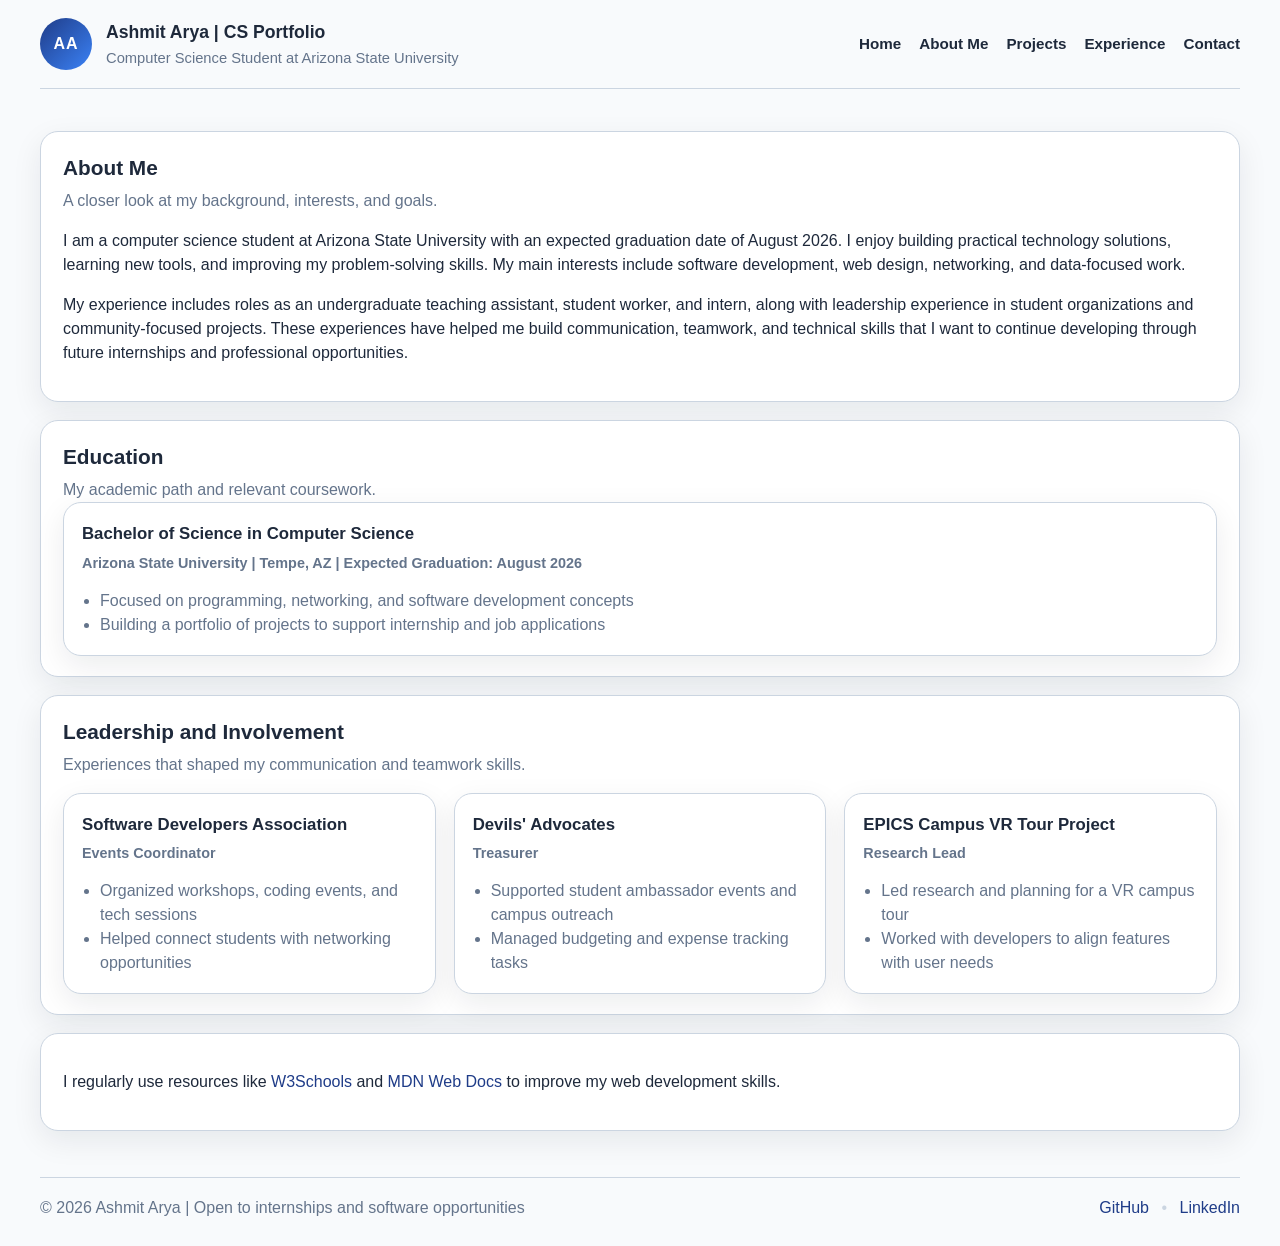
<file: about.html>
<!DOCTYPE html>
<html lang="en">
<head>
  <meta charset="UTF-8">
  <meta name="viewport" content="width=device-width, initial-scale=1.0">
  <meta name="description" content="About Ashmit Arya, computer science student and portfolio website.">
  <meta name="keywords" content="about, computer science, portfolio, education, Ashmit Arya">
  <title>About Me | Ashmit Arya</title>
  <link rel="stylesheet" href="styles.css">
  <script async src="https://www.googletagmanager.com/gtag/js?id=G-DJSPHD586D"></script>
  <script>
    window.dataLayer = window.dataLayer || [];
    function gtag(){dataLayer.push(arguments);}
    gtag('js', new Date());
    gtag('config', 'G-DJSPHD586D');
  </script>
</head>
<body>
  <header class="site-header">
    <div class="brand">
      <div class="logo">AA</div>
      <div>
        <h1>Ashmit Arya | CS Portfolio</h1>
        <p>Computer Science Student at Arizona State University</p>
      </div>
    </div>

    <nav class="site-nav" aria-label="Main navigation">
      <a href="index.html">Home</a>
      <a href="about.html">About Me</a>
      <a href="projects.html">Projects</a>
      <a href="index.html#experience">Experience</a>
      <a href="index.html#contact">Contact</a>
    </nav>
  </header>

  <main class="page">
    <section class="info-section">
      <div class="section-title">
        <h3>About Me</h3>
        <p>A closer look at my background, interests, and goals.</p>
      </div>

      <p>
        I am a computer science student at Arizona State University with an expected graduation date of August 2026.
        I enjoy building practical technology solutions, learning new tools, and improving my problem-solving skills.
        My main interests include software development, web design, networking, and data-focused work.
      </p>

      <p>
        My experience includes roles as an undergraduate teaching assistant, student worker, and intern, along with leadership
        experience in student organizations and community-focused projects. These experiences have helped me build communication,
        teamwork, and technical skills that I want to continue developing through future internships and professional opportunities.
      </p>
    </section>

    <section class="info-section">
      <div class="section-title">
        <h3>Education</h3>
        <p>My academic path and relevant coursework.</p>
      </div>

      <div class="mini-card">
        <h4>Bachelor of Science in Computer Science</h4>
        <p class="date">Arizona State University | Tempe, AZ | Expected Graduation: August 2026</p>
        <ul>
          <li>Focused on programming, networking, and software development concepts</li>
          <li>Building a portfolio of projects to support internship and job applications</li>
        </ul>
      </div>
    </section>

    <section class="info-section">
      <div class="section-title">
        <h3>Leadership and Involvement</h3>
        <p>Experiences that shaped my communication and teamwork skills.</p>
      </div>

      <div class="experience-grid">
        <article class="mini-card">
          <h4>Software Developers Association</h4>
          <p class="date">Events Coordinator</p>
          <ul>
            <li>Organized workshops, coding events, and tech sessions</li>
            <li>Helped connect students with networking opportunities</li>
          </ul>
        </article>

        <article class="mini-card">
          <h4>Devils' Advocates</h4>
          <p class="date">Treasurer</p>
          <ul>
            <li>Supported student ambassador events and campus outreach</li>
            <li>Managed budgeting and expense tracking tasks</li>
          </ul>
        </article>

        <article class="mini-card">
          <h4>EPICS Campus VR Tour Project</h4>
          <p class="date">Research Lead</p>
          <ul>
            <li>Led research and planning for a VR campus tour</li>
            <li>Worked with developers to align features with user needs</li>
          </ul>
        </article>
      </div>
    </section>

    <section class="info-section">
      <p>
        I regularly use resources like 
        <a href="https://www.w3schools.com" target="_blank">W3Schools</a> 
        and 
        <a href="https://developer.mozilla.org" target="_blank">MDN Web Docs</a> 
        to improve my web development skills.
      </p>
    </section>

  </main>

  <footer class="site-footer">
    <p>© 2026 Ashmit Arya | Open to internships and software opportunities</p>
    <p>
      <a href="https://github.com/Aarya80" target="_blank" rel="noopener noreferrer">GitHub</a>
      <span>•</span>
      <a href="https://www.linkedin.com/in/ashmit-arya" target="_blank" rel="noopener noreferrer">LinkedIn</a>
    </p>
  </footer>
</body>
</html>
</file>
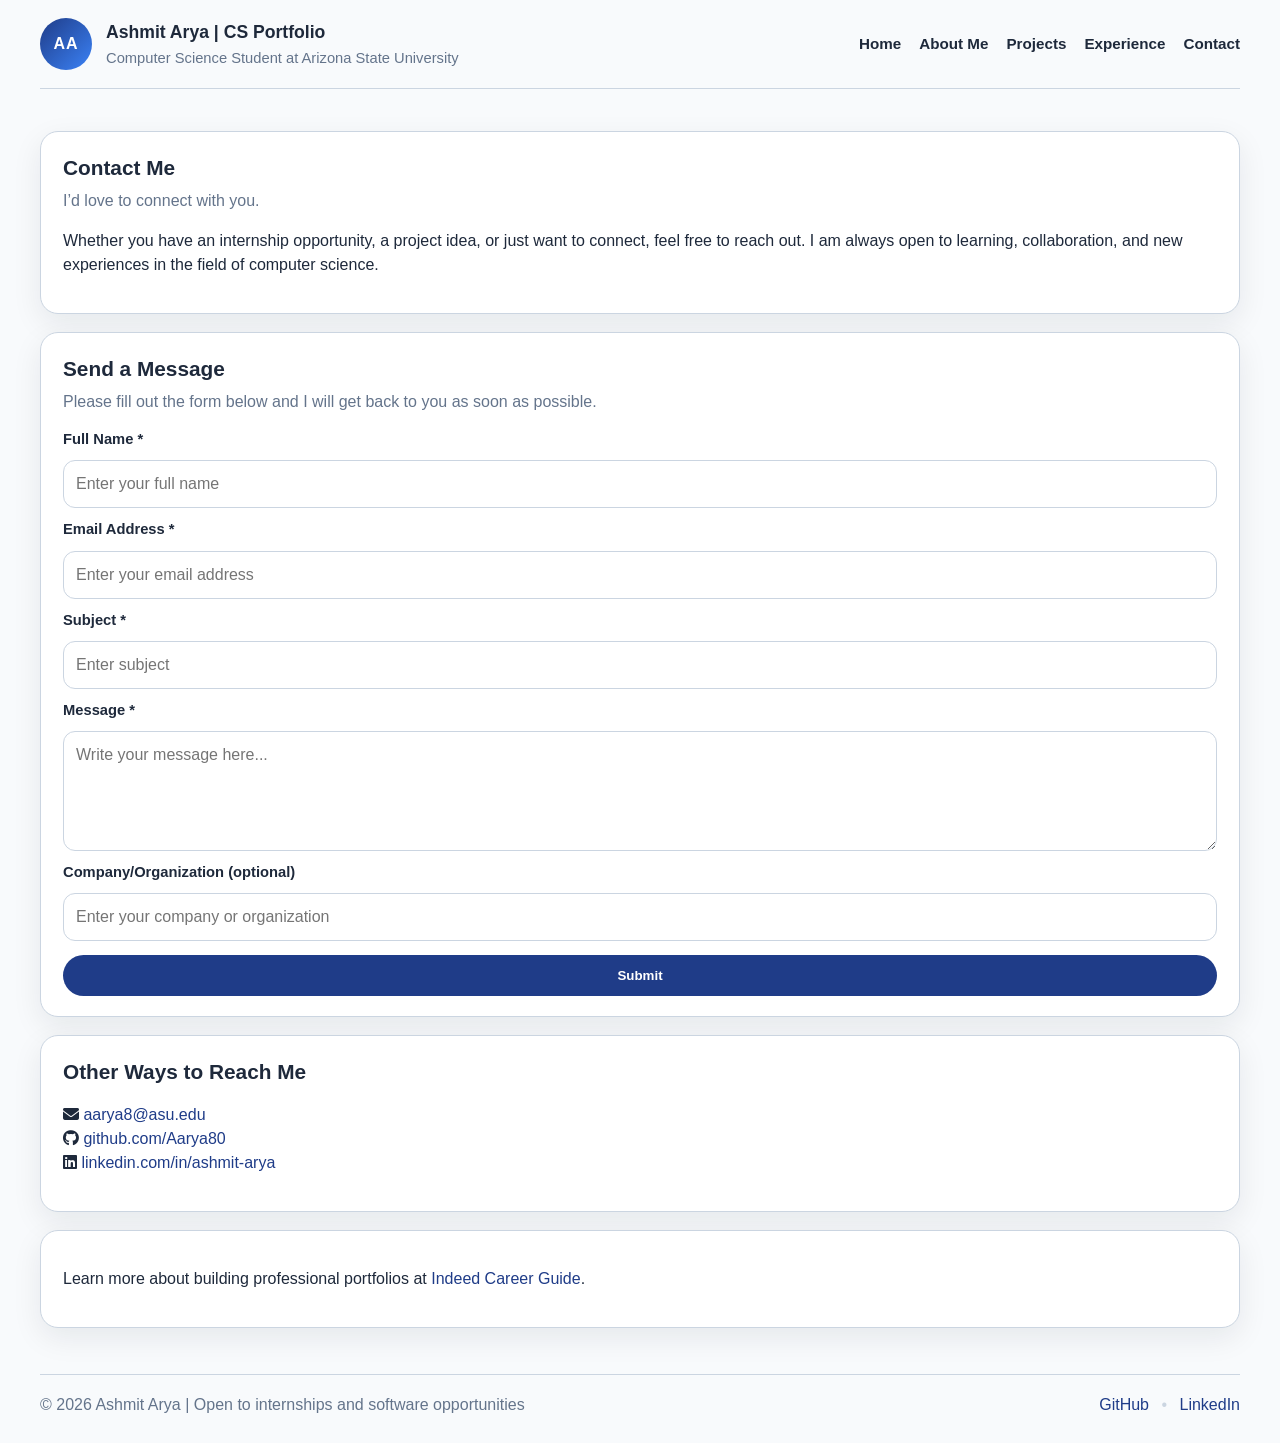
<file: contact.html>
<!DOCTYPE html>
<html lang="en">
<head>
  <meta charset="UTF-8">
  <meta name="viewport" content="width=device-width, initial-scale=1.0">
  <meta name="description" content="Contact Ashmit Arya for opportunities and collaboration.">
  <meta name="keywords" content="contact, portfolio, computer science, internships, Ashmit Arya">
  <title>Contact | Ashmit Arya</title>
  <link rel="stylesheet" href="https://cdnjs.cloudflare.com/ajax/libs/font-awesome/6.5.0/css/all.min.css">
  <link rel="stylesheet" href="styles.css">
  <script async src="https://www.googletagmanager.com/gtag/js?id=G-DJSPHD586D"></script>
  <script>
    window.dataLayer = window.dataLayer || [];
    function gtag(){dataLayer.push(arguments);}
    gtag('js', new Date());
    gtag('config', 'G-DJSPHD586D');
  </script>
</head>
<body>

<header class="site-header">
  <div class="brand">
    <div class="logo">AA</div>
    <div>
      <h1>Ashmit Arya | CS Portfolio</h1>
      <p>Computer Science Student at Arizona State University</p>
    </div>
  </div>

  <nav class="site-nav" aria-label="Main navigation">
    <a href="index.html">Home</a>
    <a href="about.html">About Me</a>
    <a href="projects.html">Projects</a>
    <a href="index.html#experience">Experience</a>
    <a href="contact.html">Contact</a>
  </nav>
</header>

<main class="page">

  <section class="info-section">
    <div class="section-title">
      <h3>Contact Me</h3>
      <p>I’d love to connect with you.</p>
    </div>

    <p>
      Whether you have an internship opportunity, a project idea, or just want to connect, feel free to reach out.
      I am always open to learning, collaboration, and new experiences in the field of computer science.
    </p>
  </section>

  <section class="info-section">
    <div class="section-title">
      <h3>Send a Message</h3>
      <p>Please fill out the form below and I will get back to you as soon as possible.</p>
    </div>

    <form class="contact-form" action="#" method="post">
      <label for="name">Full Name *</label>
      <input id="name" name="name" type="text" placeholder="Enter your full name" required>

      <label for="email">Email Address *</label>
      <input id="email" name="email" type="email" placeholder="Enter your email address" required>

      <label for="subject">Subject *</label>
      <input id="subject" name="subject" type="text" placeholder="Enter subject" required>

      <label for="message">Message *</label>
      <textarea id="message" name="message" rows="4" placeholder="Write your message here..." required></textarea>

      <label for="company">Company/Organization (optional)</label>
      <input id="company" name="company" type="text" placeholder="Enter your company or organization">

      <button type="submit" class="button primary submit-btn">Submit</button>
    </form>
  </section>

  <section class="info-section">
    <div class="section-title">
      <h3>Other Ways to Reach Me</h3>
    </div>

    <p>
      <i class="fas fa-envelope"></i>
      <a href="mailto:aarya8@asu.edu">aarya8@asu.edu</a><br>

      <i class="fab fa-github"></i>
      <a href="https://github.com/Aarya80" target="_blank">github.com/Aarya80</a><br>

      <i class="fab fa-linkedin"></i>
      <a href="https://www.linkedin.com/in/ashmit-arya" target="_blank">linkedin.com/in/ashmit-arya</a>
    </p>
  </section>

  <section class="info-section">
    <p>
      Learn more about building professional portfolios at 
      <a href="https://www.indeed.com/career-advice/resumes-cover-letters/build-your-work-portfolio" target="_blank">Indeed Career Guide</a>.
    </p>
  </section>

</main>

<footer class="site-footer">
  <p>© 2026 Ashmit Arya | Open to internships and software opportunities</p>
  <p>
    <a href="https://github.com/Aarya80" target="_blank" rel="noopener noreferrer">GitHub</a>
    <span>•</span>
    <a href="https://www.linkedin.com/in/ashmit-arya" target="_blank" rel="noopener noreferrer">LinkedIn</a>
  </p>
</footer>

</body>
</html>
</file>
<file: styles.css>
:root {
  --bg: #f8fafc;
  --text: #1e293b;
  --primary: #1f3c88;
  --secondary: #3b82f6;
  --accent: #06b6d4;
  --card: #ffffff;
  --border: #cbd5e1;
  --muted: #64748b;
  --shadow: 0 10px 30px rgba(15, 23, 42, 0.08);
  --radius: 18px;
}

* {
  box-sizing: border-box;
}

html {
  scroll-behavior: smooth;
}

body {
  margin: 0;
  font-family: Arial, Helvetica, sans-serif;
  background: var(--bg);
  color: var(--text);
  line-height: 1.5;
}

a {
  color: var(--primary);
  text-decoration: none;
}

a:hover {
  text-decoration: underline;
}

.site-header,
.site-footer,
.page {
  width: min(1200px, calc(100% - 32px));
  margin: 0 auto;
}

.site-header {
  display: flex;
  justify-content: space-between;
  align-items: center;
  gap: 20px;
  padding: 18px 0;
  border-bottom: 1px solid var(--border);
}

.brand {
  display: flex;
  align-items: center;
  gap: 14px;
}

.logo {
  width: 52px;
  height: 52px;
  border-radius: 50%;
  background: linear-gradient(135deg, var(--primary), var(--secondary));
  color: #fff;
  display: grid;
  place-items: center;
  font-weight: bold;
  letter-spacing: 1px;
}

.brand h1 {
  font-size: 1.1rem;
  margin: 0;
}

.brand p {
  margin: 2px 0 0;
  color: var(--muted);
  font-size: 0.92rem;
}

.site-nav {
  display: flex;
  gap: 18px;
  flex-wrap: wrap;
  font-size: 0.95rem;
}

.site-nav a {
  color: var(--text);
  font-weight: 600;
}

.page {
  padding: 24px 0 28px;
}

.hero,
.skills-contact,
.card-grid,
.experience-grid {
  display: grid;
  gap: 18px;
}

.hero {
  grid-template-columns: 1.5fr 0.9fr;
  align-items: center;
  margin-bottom: 18px;
}

.hero-text,
.headshot-card,
.info-section,
.contact-box,
.card,
.mini-card {
  background: var(--card);
  border: 1px solid var(--border);
  border-radius: var(--radius);
  box-shadow: var(--shadow);
}

.hero-text {
  padding: 28px;
}

.eyebrow {
  margin: 0 0 10px;
  color: var(--accent);
  font-weight: 700;
  text-transform: uppercase;
  letter-spacing: 0.08em;
  font-size: 0.8rem;
}

.hero h2 {
  margin: 0;
  font-size: 2.2rem;
  line-height: 1.1;
}

.lead {
  margin: 14px 0 0;
  color: var(--muted);
  max-width: 62ch;
}

.hero-actions {
  display: flex;
  gap: 12px;
  margin-top: 20px;
  flex-wrap: wrap;
}

.button {
  display: inline-flex;
  align-items: center;
  justify-content: center;
  padding: 11px 18px;
  border-radius: 999px;
  font-weight: 700;
  border: 2px solid transparent;
}

.button.primary {
  background: var(--primary);
  color: #fff;
}

.button.secondary {
  background: transparent;
  color: var(--primary);
  border-color: var(--primary);
}

.headshot-card {
  margin: 0;
  padding: 18px;
  text-align: center;
}

.headshot-card img {
  width: 100%;
  aspect-ratio: 1 / 1;
  object-fit: cover;
  border-radius: 14px;
  display: block;
}

.headshot-card figcaption {
  margin-top: 10px;
  color: var(--muted);
  font-weight: 600;
}

.info-section {
  padding: 20px 22px;
  margin-top: 18px;
}

.section-title h3 {
  margin: 0;
  font-size: 1.3rem;
}

.section-title p {
  margin: 6px 0 0;
  color: var(--muted);
}

.card-grid {
  grid-template-columns: repeat(3, 1fr);
  margin-top: 16px;
}

.card,
.mini-card {
  padding: 18px;
}

.card h4,
.mini-card h4 {
  margin: 0 0 10px;
  font-size: 1.05rem;
}

.card p,
.mini-card p,
.mini-card li {
  color: var(--muted);
}

.tags {
  display: inline-block;
  margin-top: 10px;
  color: var(--primary);
  font-weight: 700;
  font-size: 0.92rem;
}

.experience-grid {
  grid-template-columns: repeat(3, 1fr);
  margin-top: 16px;
}

.mini-card ul {
  margin: 10px 0 0;
  padding-left: 18px;
}

.date {
  font-size: 0.9rem;
  color: var(--accent);
  font-weight: 700;
  margin-top: -4px;
}

.skills-contact {
  grid-template-columns: 1.1fr 0.95fr;
  align-items: start;
}

.skills-table {
  width: 100%;
  border-collapse: collapse;
  margin-top: 16px;
  border-radius: 14px;
  overflow: hidden;
}

.skills-table th,
.skills-table td {
  border: 1px solid var(--border);
  padding: 12px 14px;
  text-align: left;
}

.skills-table th {
  background: #eaf2ff;
}

.contact-box {
  padding: 20px;
}

.contact-form {
  display: grid;
  gap: 10px;
  margin-top: 14px;
}

.contact-form label {
  font-weight: 700;
  font-size: 0.92rem;
}

.contact-form input,
.contact-form textarea {
  width: 100%;
  border: 1px solid var(--border);
  border-radius: 12px;
  padding: 11px 12px;
  font: inherit;
  background: #fff;
}

.submit-btn {
  margin-top: 4px;
  cursor: pointer;
}

.site-footer {
  display: flex;
  justify-content: space-between;
  gap: 18px;
  align-items: center;
  padding: 18px 0 26px;
  color: var(--muted);
  border-top: 1px solid var(--border);
  margin-top: 18px;
  flex-wrap: wrap;
}

.site-footer p {
  margin: 0;
}

.site-footer span {
  margin: 0 8px;
  color: var(--border);
}

@media (max-width: 980px) {
  .hero,
  .skills-contact,
  .card-grid,
  .experience-grid {
    grid-template-columns: 1fr;
  }

  .site-header {
    flex-direction: column;
    align-items: flex-start;
  }
}

@media (max-width: 640px) {
  .site-header,
  .page,
  .site-footer {
    width: min(100% - 20px, 1200px);
  }

  .hero-text {
    padding: 20px;
  }

  .hero h2 {
    font-size: 1.8rem;
  }
}
</file>
